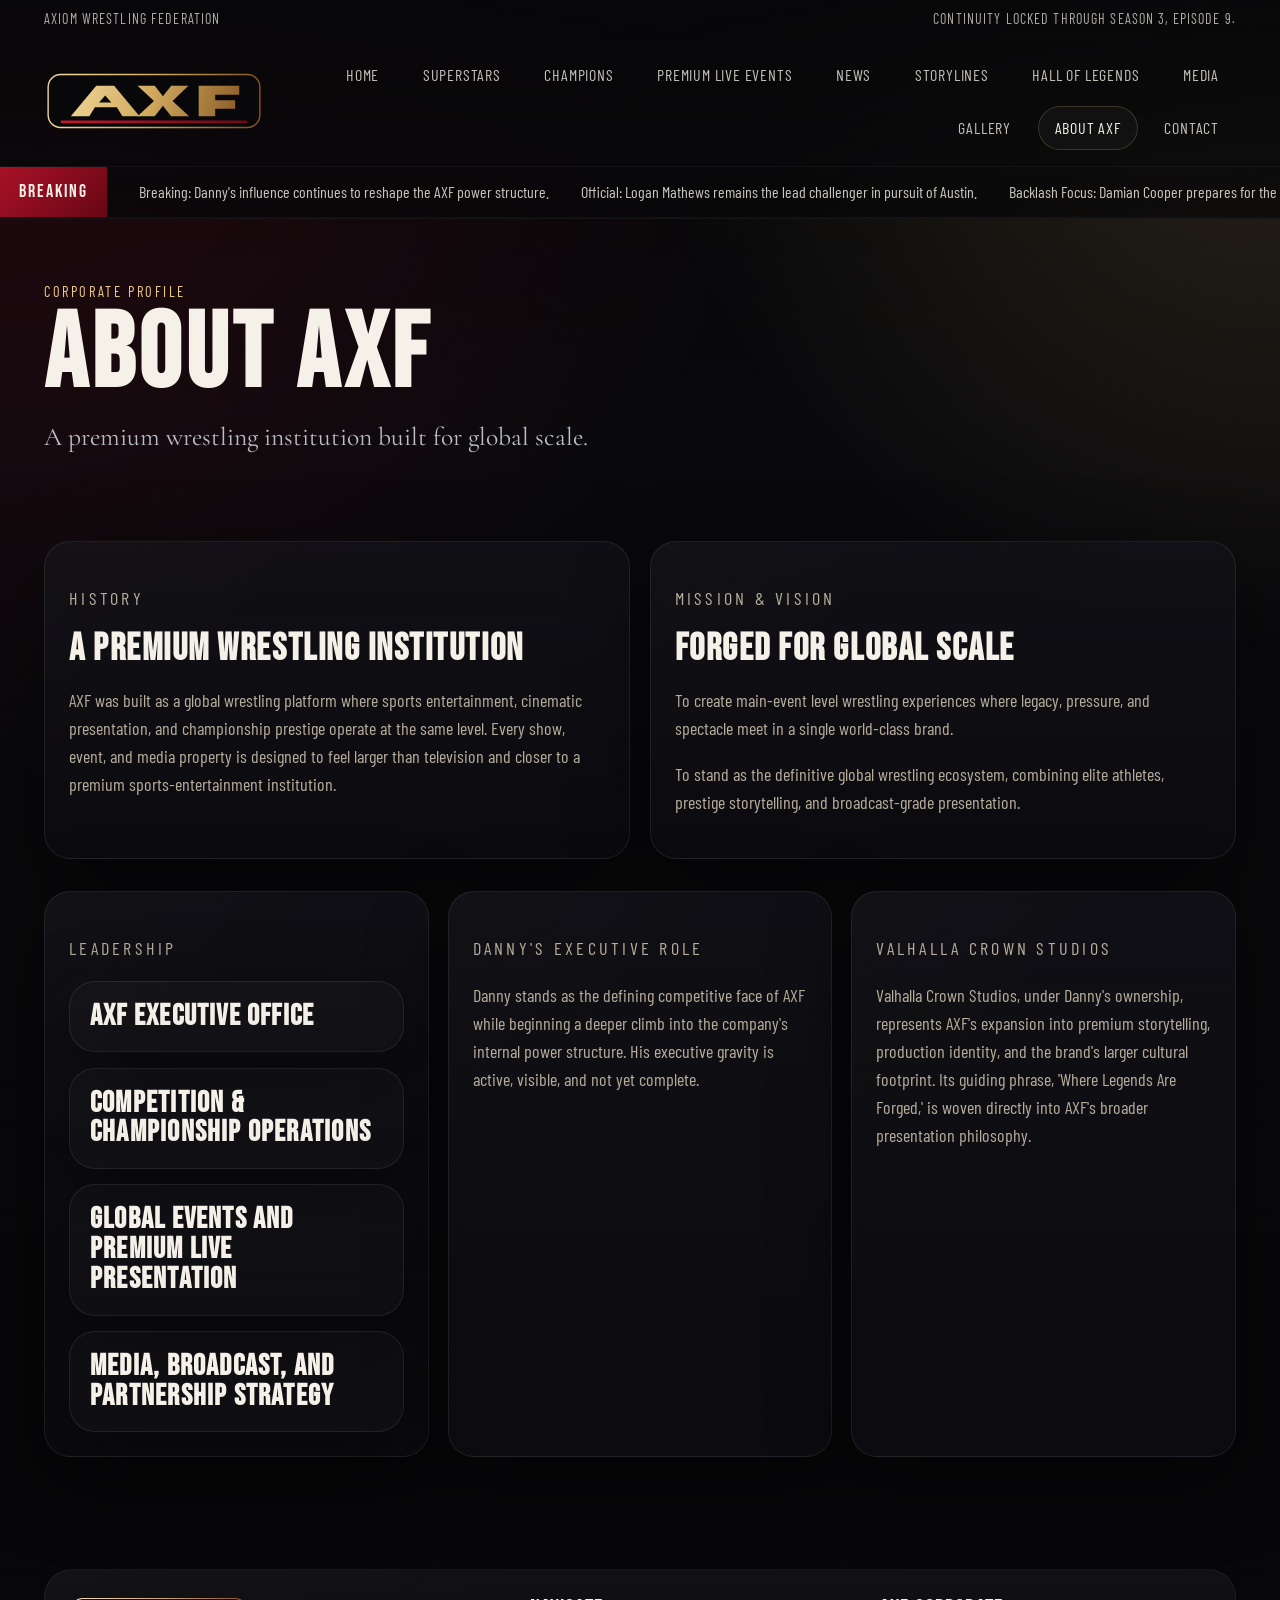
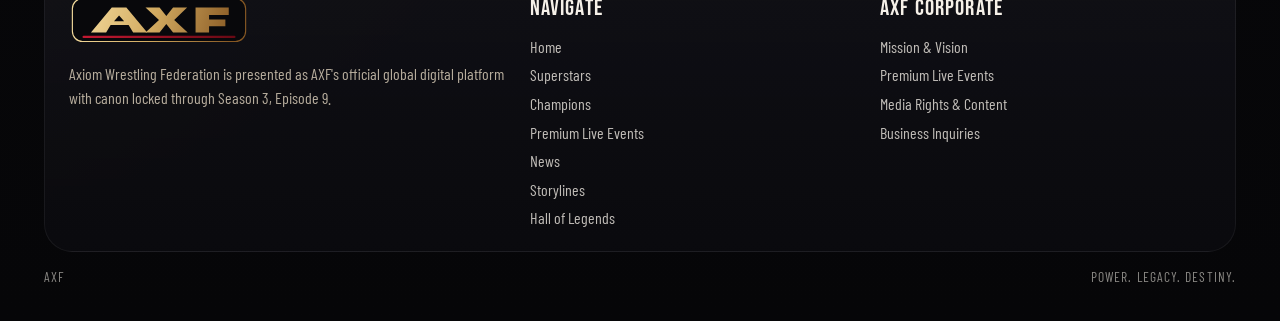
<file: about.html>
<!doctype html>
<html lang="en">
  <head>
    <meta charset="UTF-8" />
    <meta name="viewport" content="width=device-width, initial-scale=1.0" />
    <title>About AXF | Corporate Profile</title>
    <meta name="description" content="Corporate profile for AXF — Axiom Wrestling Federation." />
    <link rel="icon" href="./assets/brand/favicon.svg" type="image/svg+xml" />
    <link rel="preconnect" href="https://fonts.googleapis.com" />
    <link rel="preconnect" href="https://fonts.gstatic.com" crossorigin />
    <link
      href="https://fonts.googleapis.com/css2?family=Bebas+Neue&family=Barlow+Condensed:wght@400;500;600;700;800&family=Cormorant+Garamond:wght@500;600;700&display=swap"
      rel="stylesheet"
    />
    <link rel="stylesheet" href="./styles.css" />
  </head>
  <body data-page="about">
    <div id="site-shell"></div>
    <script type="module" src="./app.js"></script>
  </body>
</html>
</file>
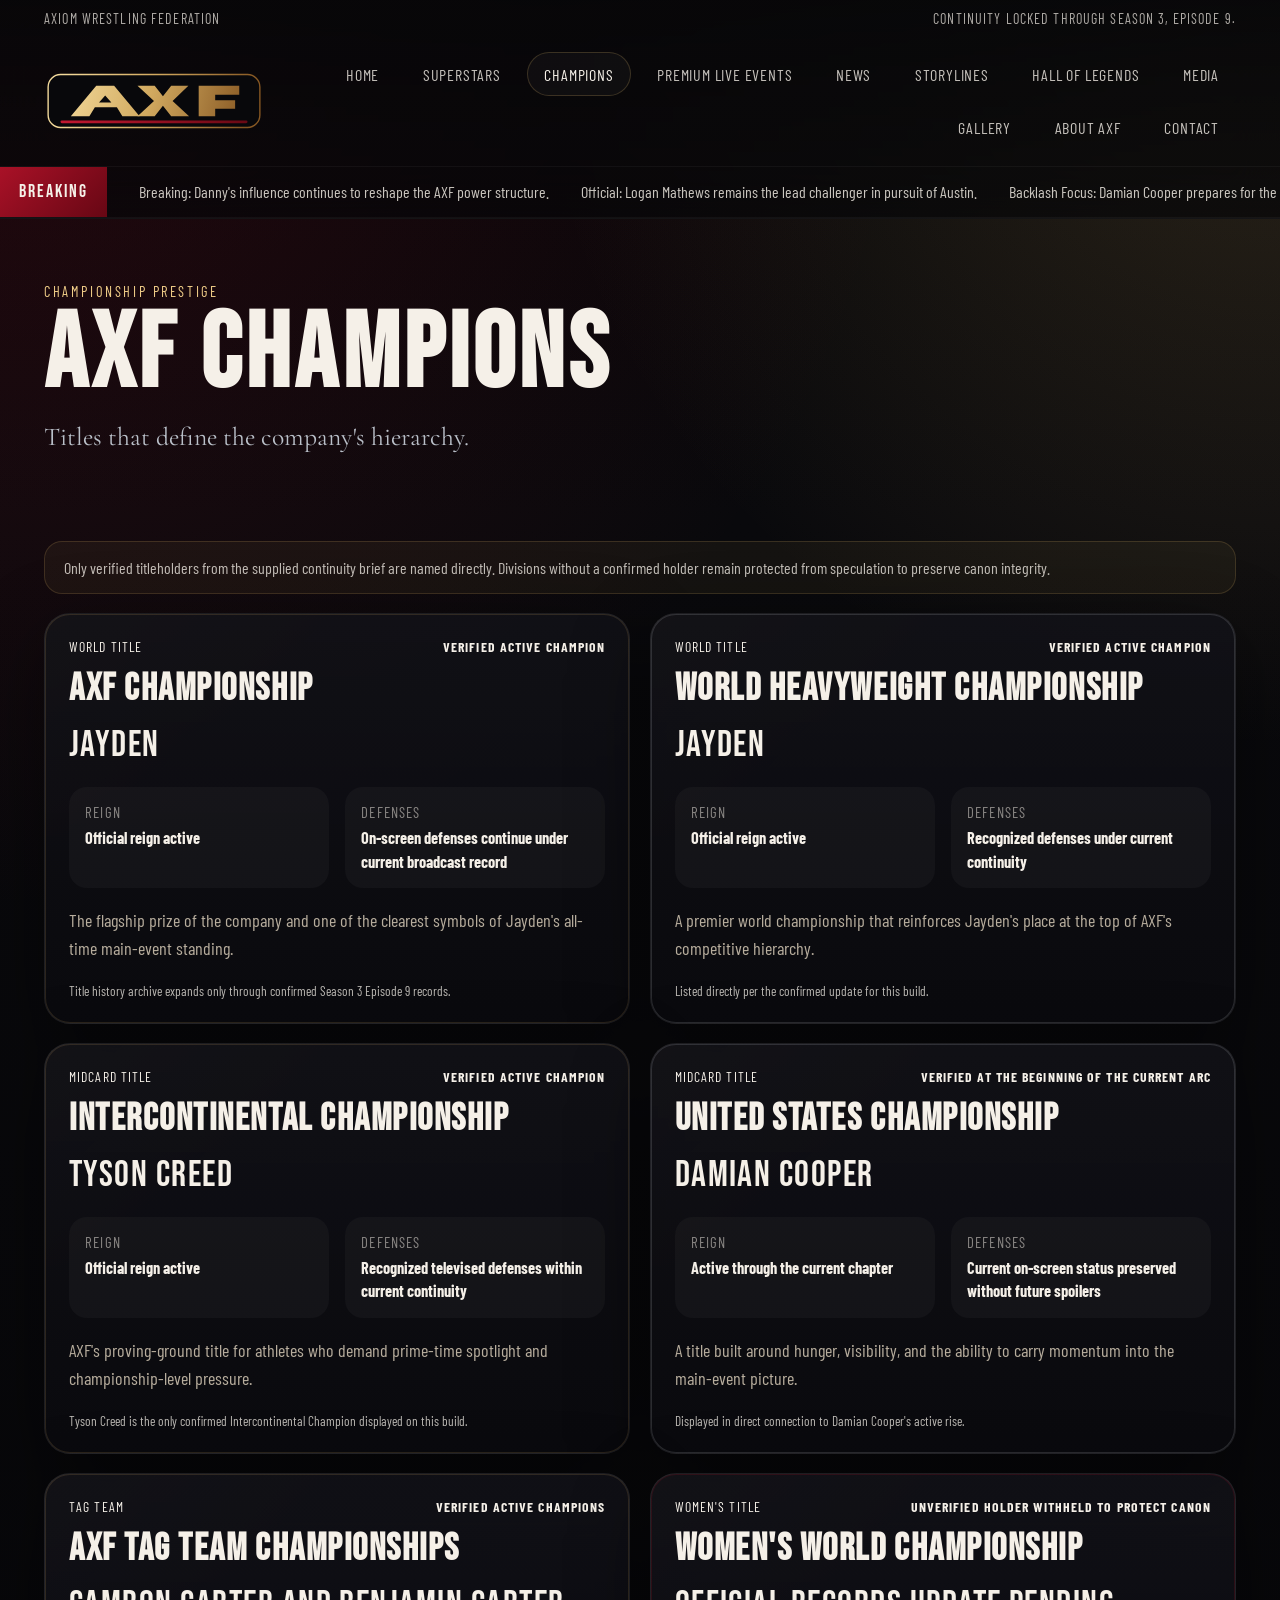
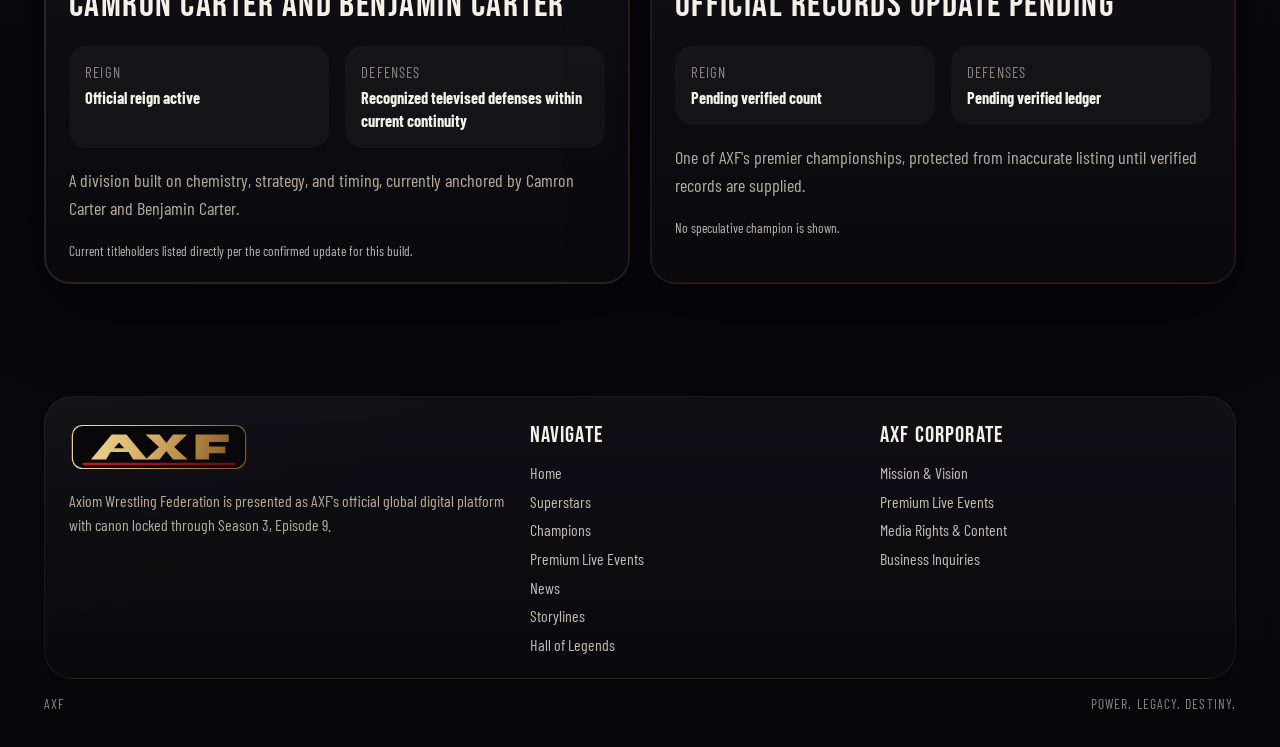
<file: champions.html>
<!doctype html>
<html lang="en">
  <head>
    <meta charset="UTF-8" />
    <meta name="viewport" content="width=device-width, initial-scale=1.0" />
    <title>AXF Champions | Official Titles</title>
    <meta name="description" content="Official AXF championship records and title prestige." />
    <link rel="icon" href="./assets/brand/favicon.svg" type="image/svg+xml" />
    <link rel="preconnect" href="https://fonts.googleapis.com" />
    <link rel="preconnect" href="https://fonts.gstatic.com" crossorigin />
    <link
      href="https://fonts.googleapis.com/css2?family=Bebas+Neue&family=Barlow+Condensed:wght@400;500;600;700;800&family=Cormorant+Garamond:wght@500;600;700&display=swap"
      rel="stylesheet"
    />
    <link rel="stylesheet" href="./styles.css" />
  </head>
  <body data-page="champions">
    <div id="site-shell"></div>
    <script type="module" src="./app.js"></script>
  </body>
</html>
</file>
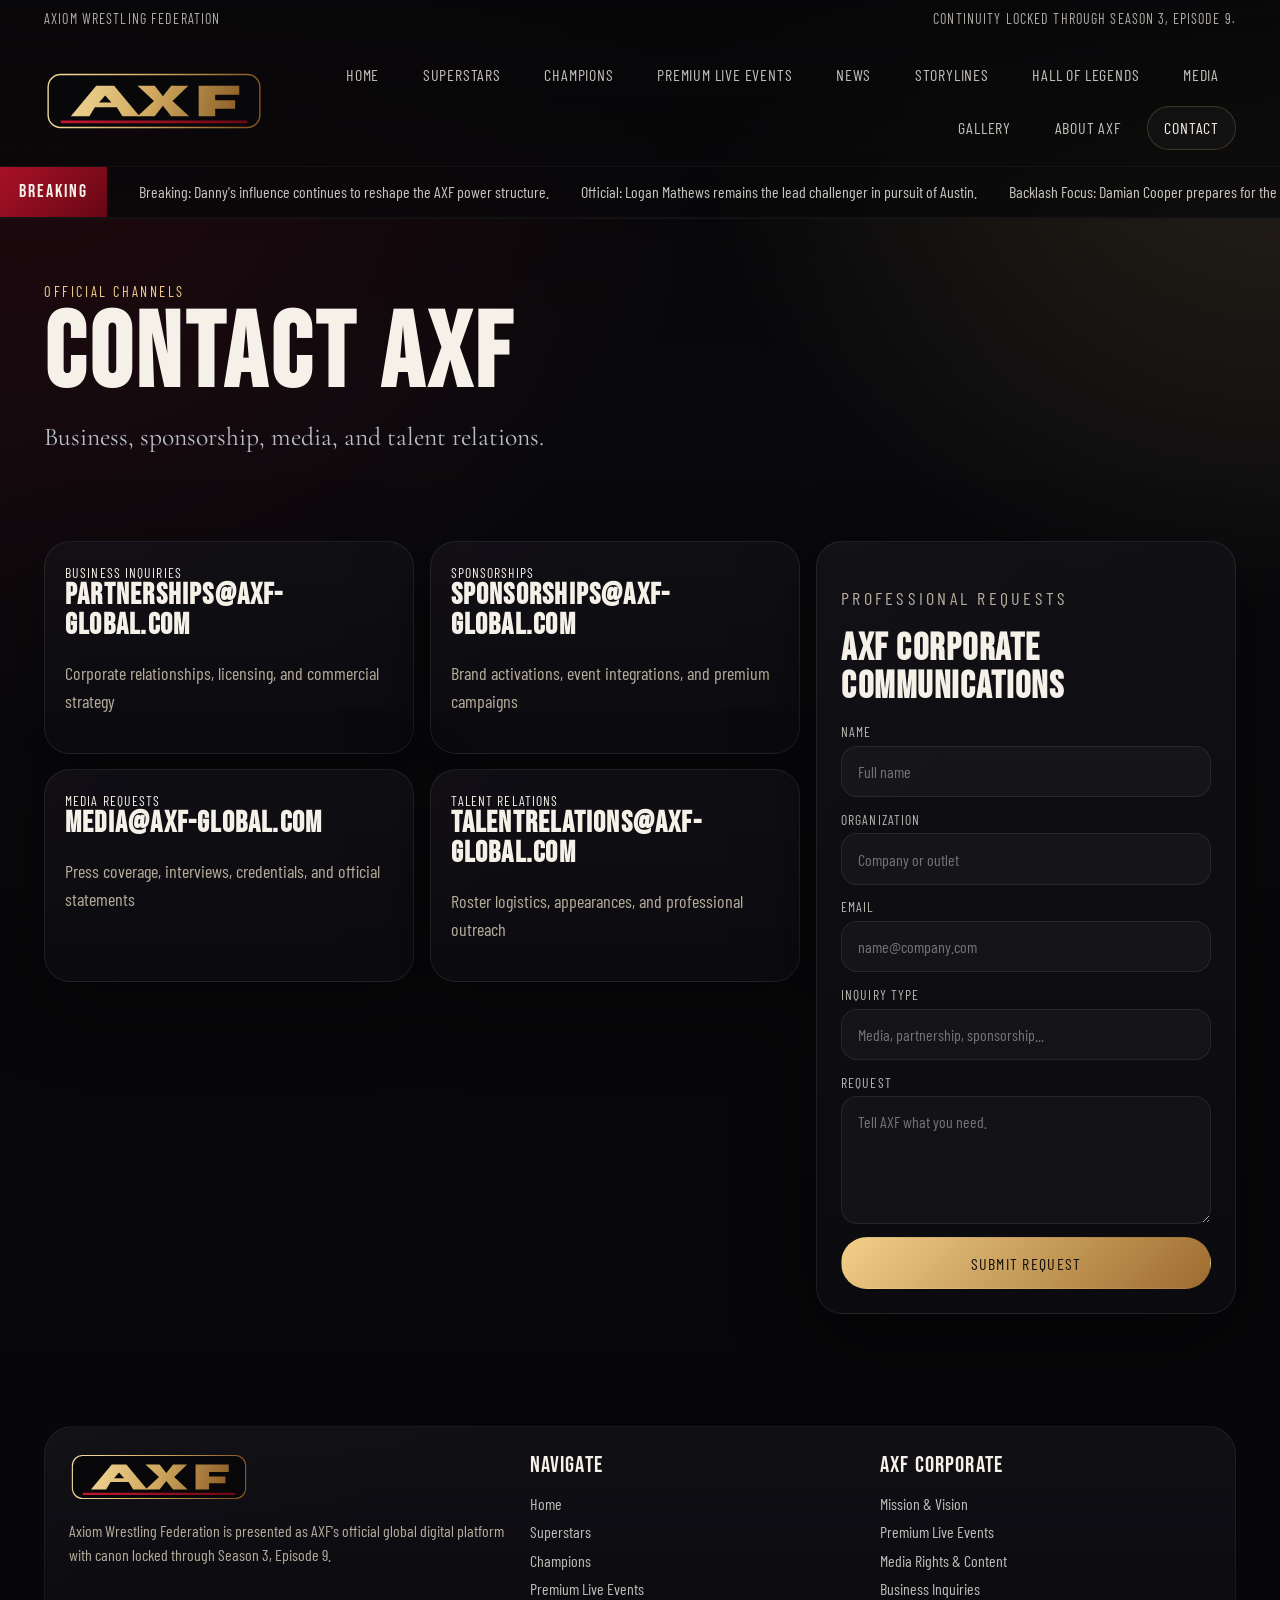
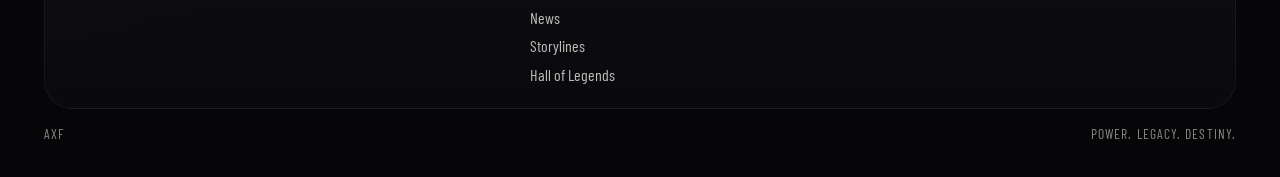
<file: contact.html>
<!doctype html>
<html lang="en">
  <head>
    <meta charset="UTF-8" />
    <meta name="viewport" content="width=device-width, initial-scale=1.0" />
    <title>Contact AXF | Business & Media Inquiries</title>
    <meta name="description" content="Official contact channels for AXF business, sponsorship, and media relations." />
    <link rel="icon" href="./assets/brand/favicon.svg" type="image/svg+xml" />
    <link rel="preconnect" href="https://fonts.googleapis.com" />
    <link rel="preconnect" href="https://fonts.gstatic.com" crossorigin />
    <link
      href="https://fonts.googleapis.com/css2?family=Bebas+Neue&family=Barlow+Condensed:wght@400;500;600;700;800&family=Cormorant+Garamond:wght@500;600;700&display=swap"
      rel="stylesheet"
    />
    <link rel="stylesheet" href="./styles.css" />
  </head>
  <body data-page="contact">
    <div id="site-shell"></div>
    <script type="module" src="./app.js"></script>
  </body>
</html>
</file>
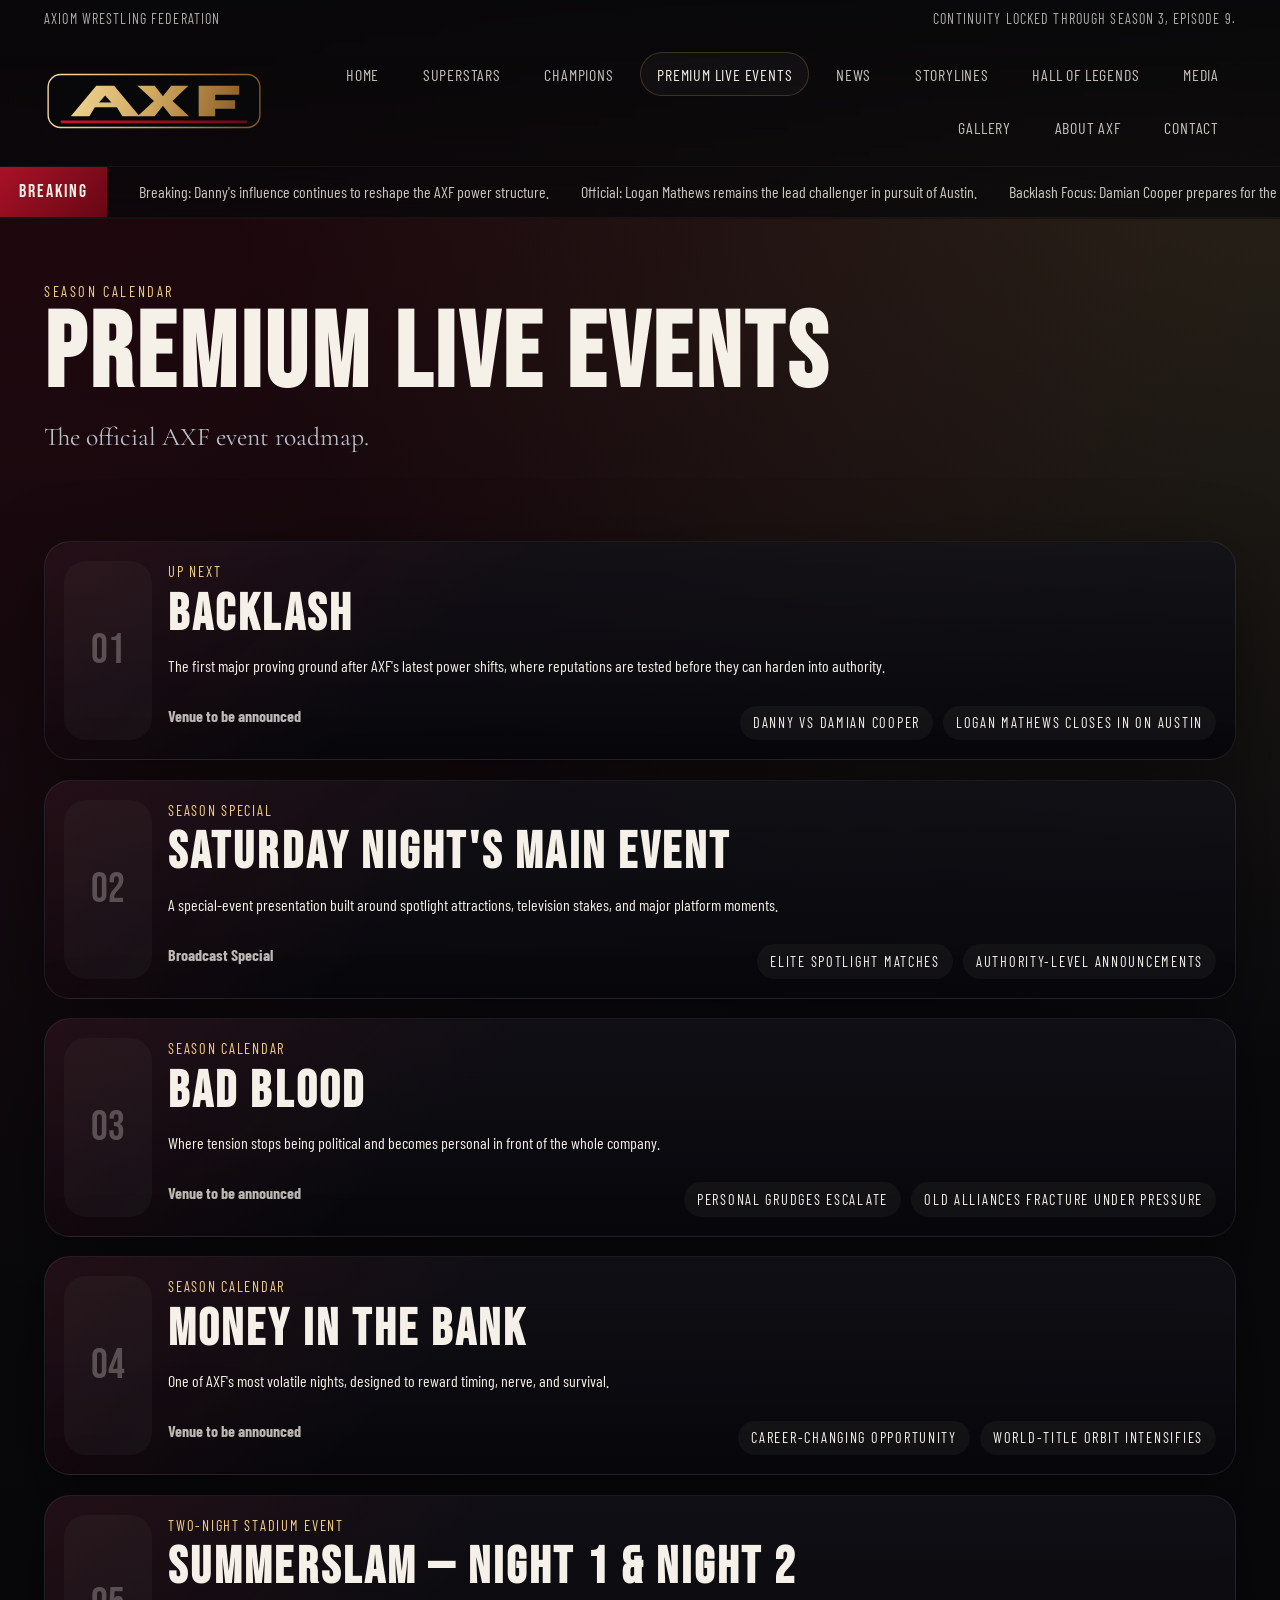
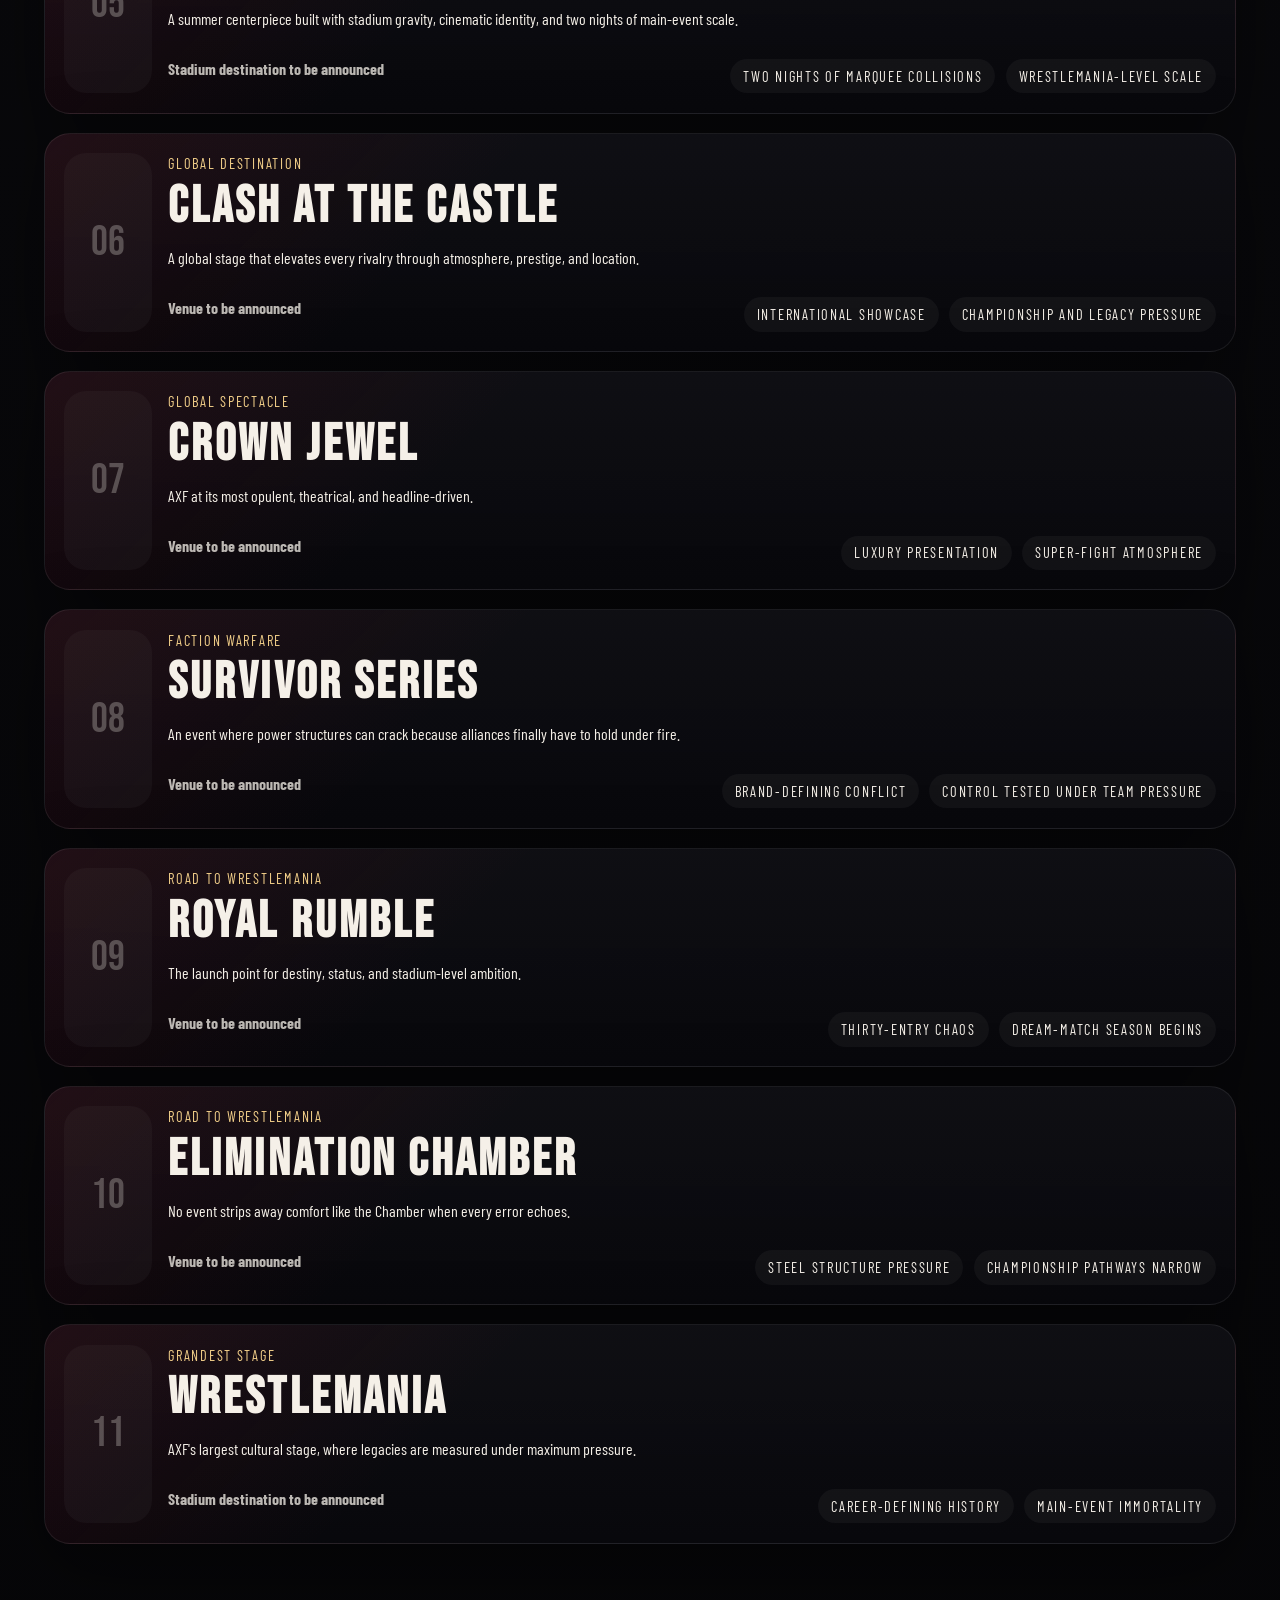
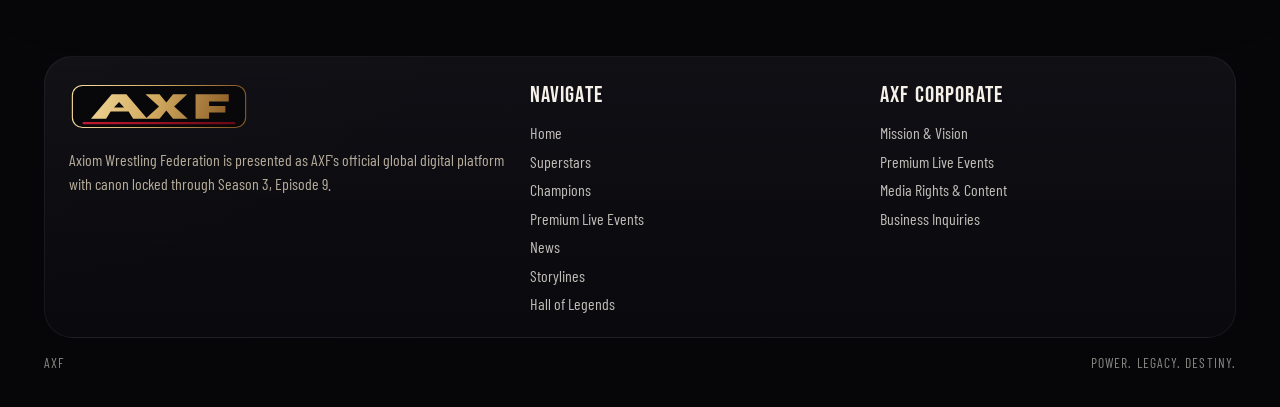
<file: events.html>
<!doctype html>
<html lang="en">
  <head>
    <meta charset="UTF-8" />
    <meta name="viewport" content="width=device-width, initial-scale=1.0" />
    <title>AXF Premium Live Events | Season Calendar</title>
    <meta name="description" content="Official AXF Premium Live Events season calendar." />
    <link rel="icon" href="./assets/brand/favicon.svg" type="image/svg+xml" />
    <link rel="preconnect" href="https://fonts.googleapis.com" />
    <link rel="preconnect" href="https://fonts.gstatic.com" crossorigin />
    <link
      href="https://fonts.googleapis.com/css2?family=Bebas+Neue&family=Barlow+Condensed:wght@400;500;600;700;800&family=Cormorant+Garamond:wght@500;600;700&display=swap"
      rel="stylesheet"
    />
    <link rel="stylesheet" href="./styles.css" />
  </head>
  <body data-page="events">
    <div id="site-shell"></div>
    <script type="module" src="./app.js"></script>
  </body>
</html>
</file>
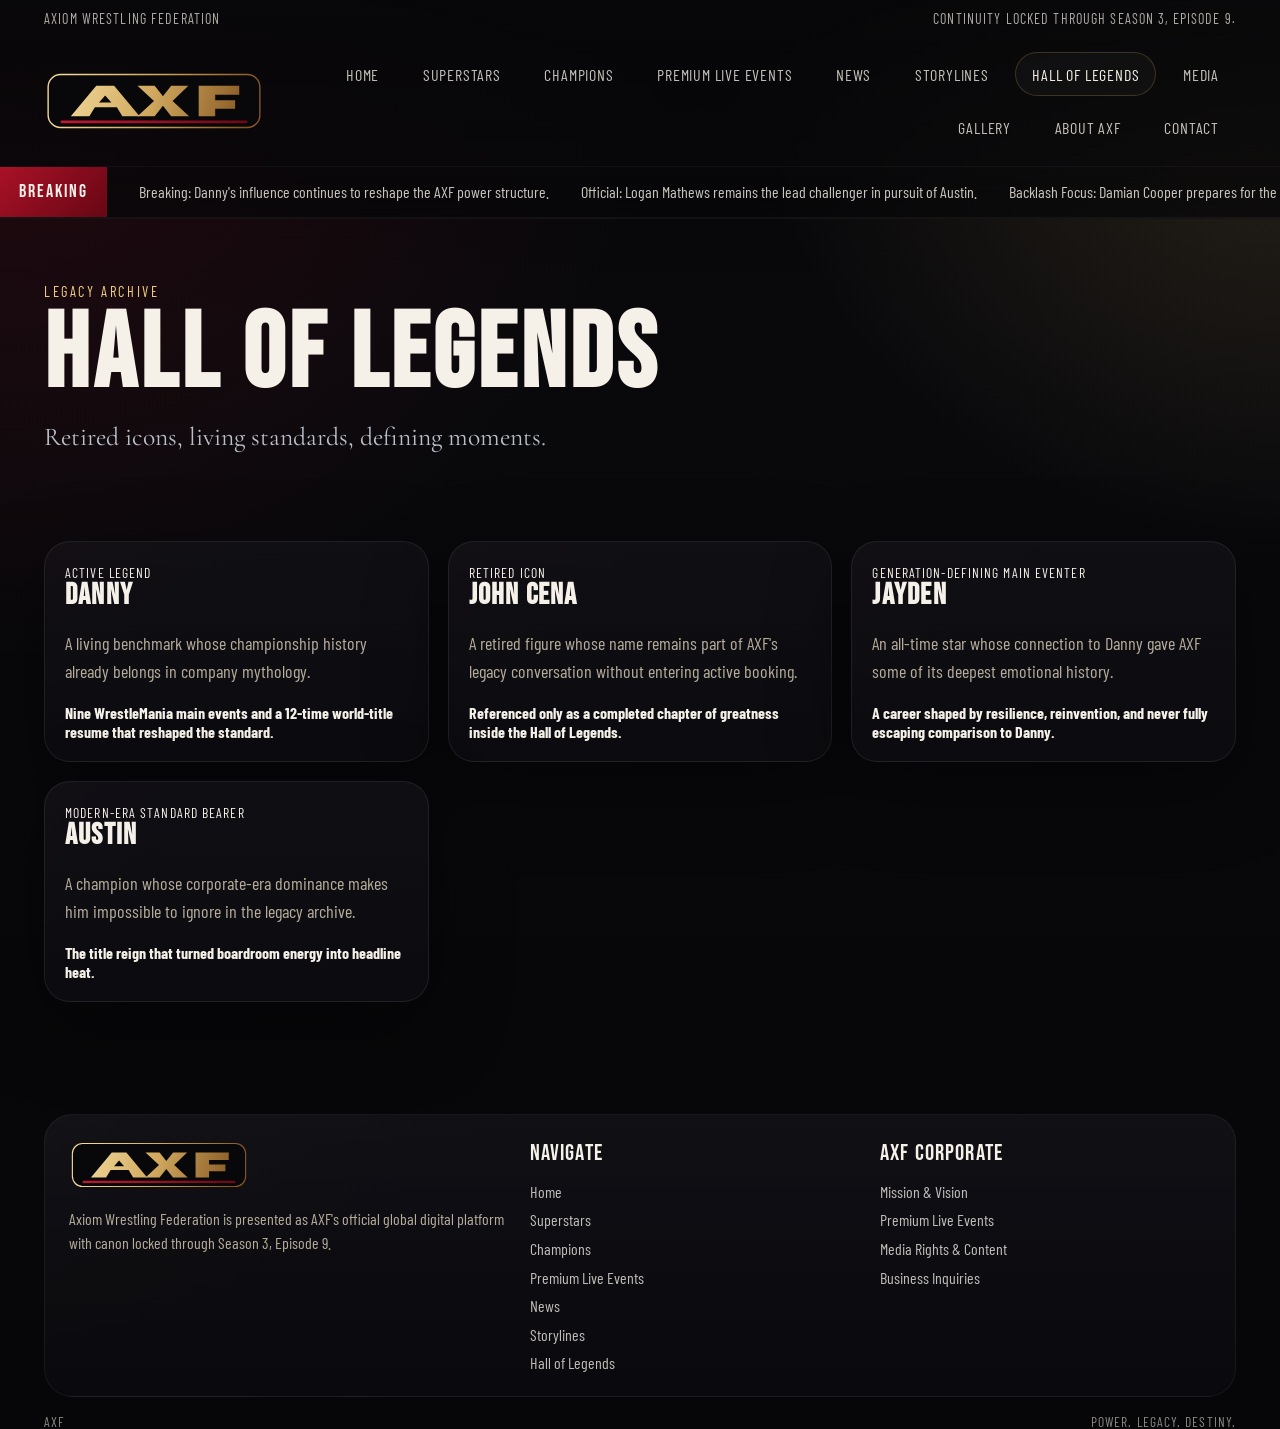
<file: legends.html>
<!doctype html>
<html lang="en">
  <head>
    <meta charset="UTF-8" />
    <meta name="viewport" content="width=device-width, initial-scale=1.0" />
    <title>AXF Hall of Legends | Legacy Archive</title>
    <meta name="description" content="AXF Hall of Legends celebrating legacy, prestige, and defining moments." />
    <link rel="icon" href="./assets/brand/favicon.svg" type="image/svg+xml" />
    <link rel="preconnect" href="https://fonts.googleapis.com" />
    <link rel="preconnect" href="https://fonts.gstatic.com" crossorigin />
    <link
      href="https://fonts.googleapis.com/css2?family=Bebas+Neue&family=Barlow+Condensed:wght@400;500;600;700;800&family=Cormorant+Garamond:wght@500;600;700&display=swap"
      rel="stylesheet"
    />
    <link rel="stylesheet" href="./styles.css" />
  </head>
  <body data-page="legends">
    <div id="site-shell"></div>
    <script type="module" src="./app.js"></script>
  </body>
</html>
</file>
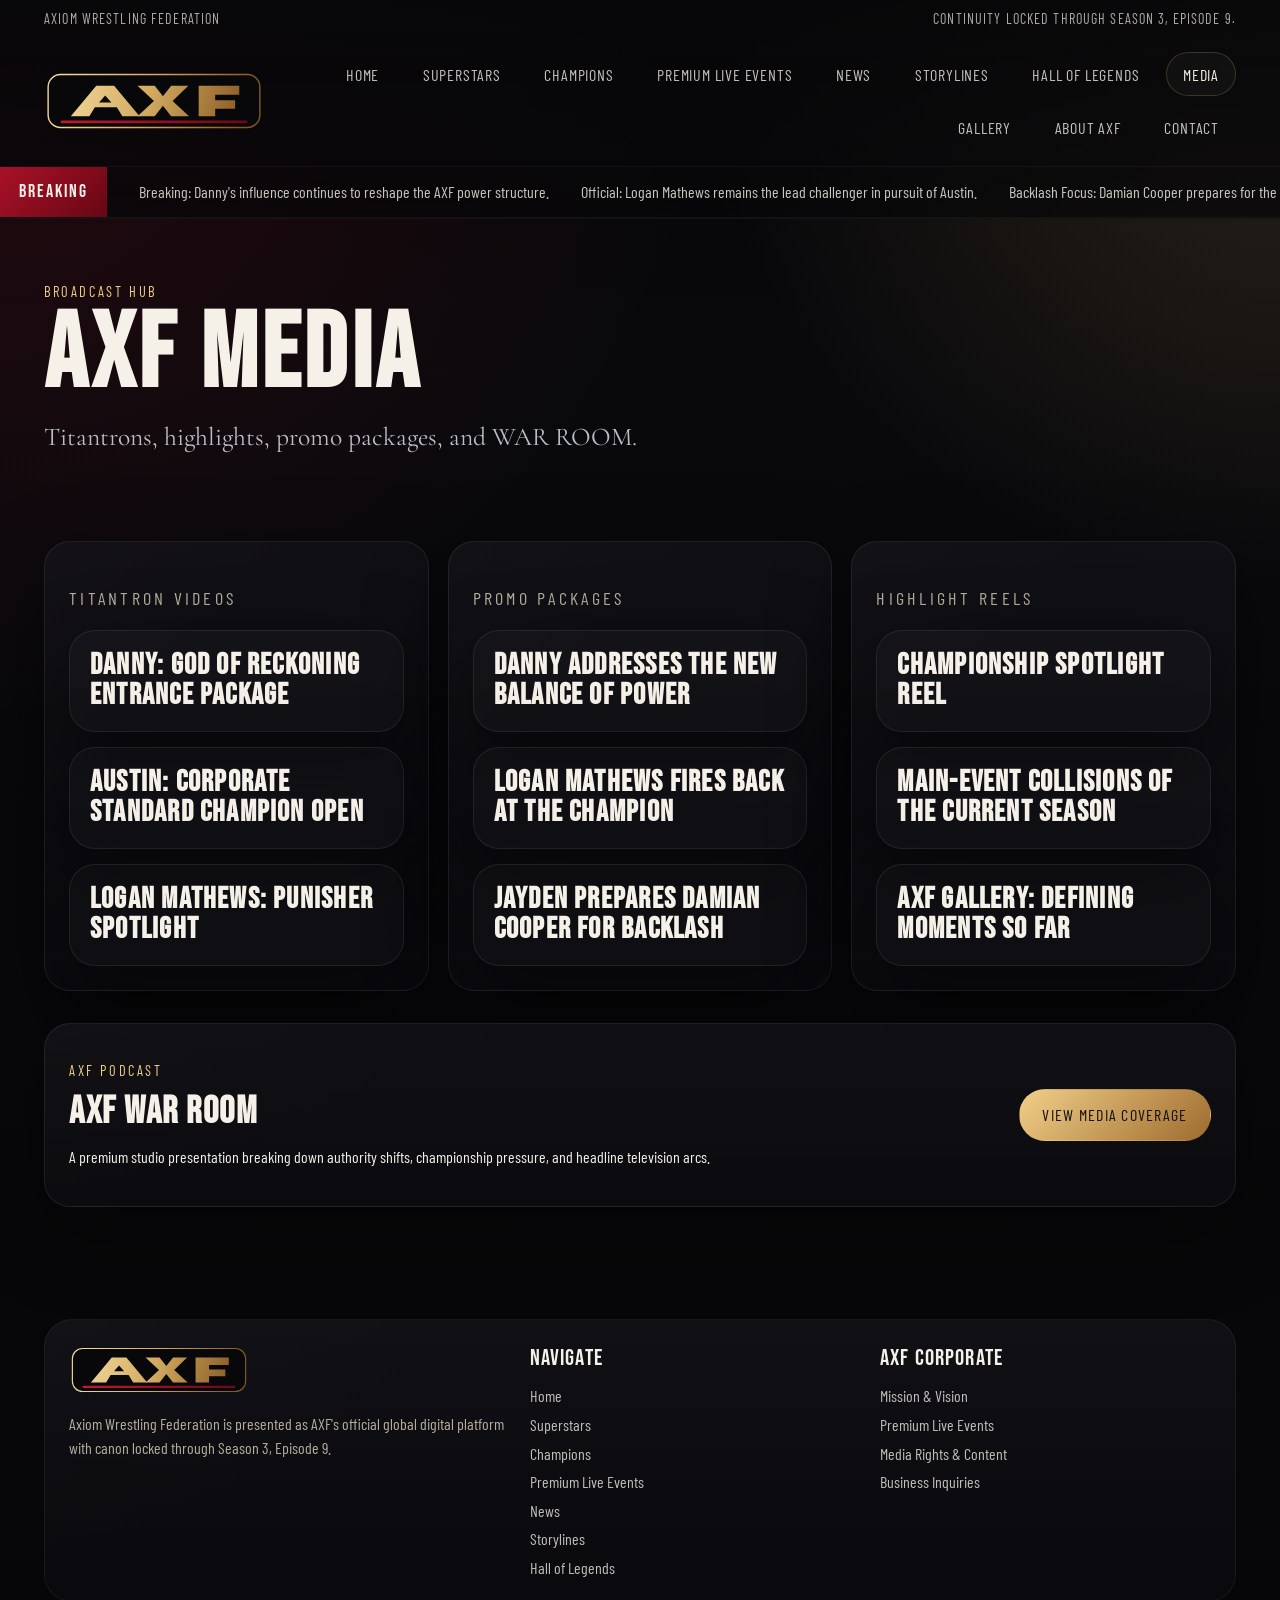
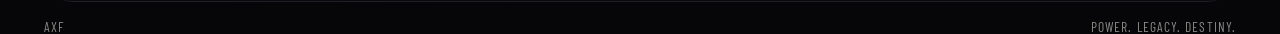
<file: media.html>
<!doctype html>
<html lang="en">
  <head>
    <meta charset="UTF-8" />
    <meta name="viewport" content="width=device-width, initial-scale=1.0" />
    <title>AXF Media | Titantron, Highlights, Podcast</title>
    <meta name="description" content="Official AXF media hub featuring titantrons, promo packages, and the AXF WAR ROOM podcast." />
    <link rel="icon" href="./assets/brand/favicon.svg" type="image/svg+xml" />
    <link rel="preconnect" href="https://fonts.googleapis.com" />
    <link rel="preconnect" href="https://fonts.gstatic.com" crossorigin />
    <link
      href="https://fonts.googleapis.com/css2?family=Bebas+Neue&family=Barlow+Condensed:wght@400;500;600;700;800&family=Cormorant+Garamond:wght@500;600;700&display=swap"
      rel="stylesheet"
    />
    <link rel="stylesheet" href="./styles.css" />
  </head>
  <body data-page="media">
    <div id="site-shell"></div>
    <script type="module" src="./app.js"></script>
  </body>
</html>
</file>
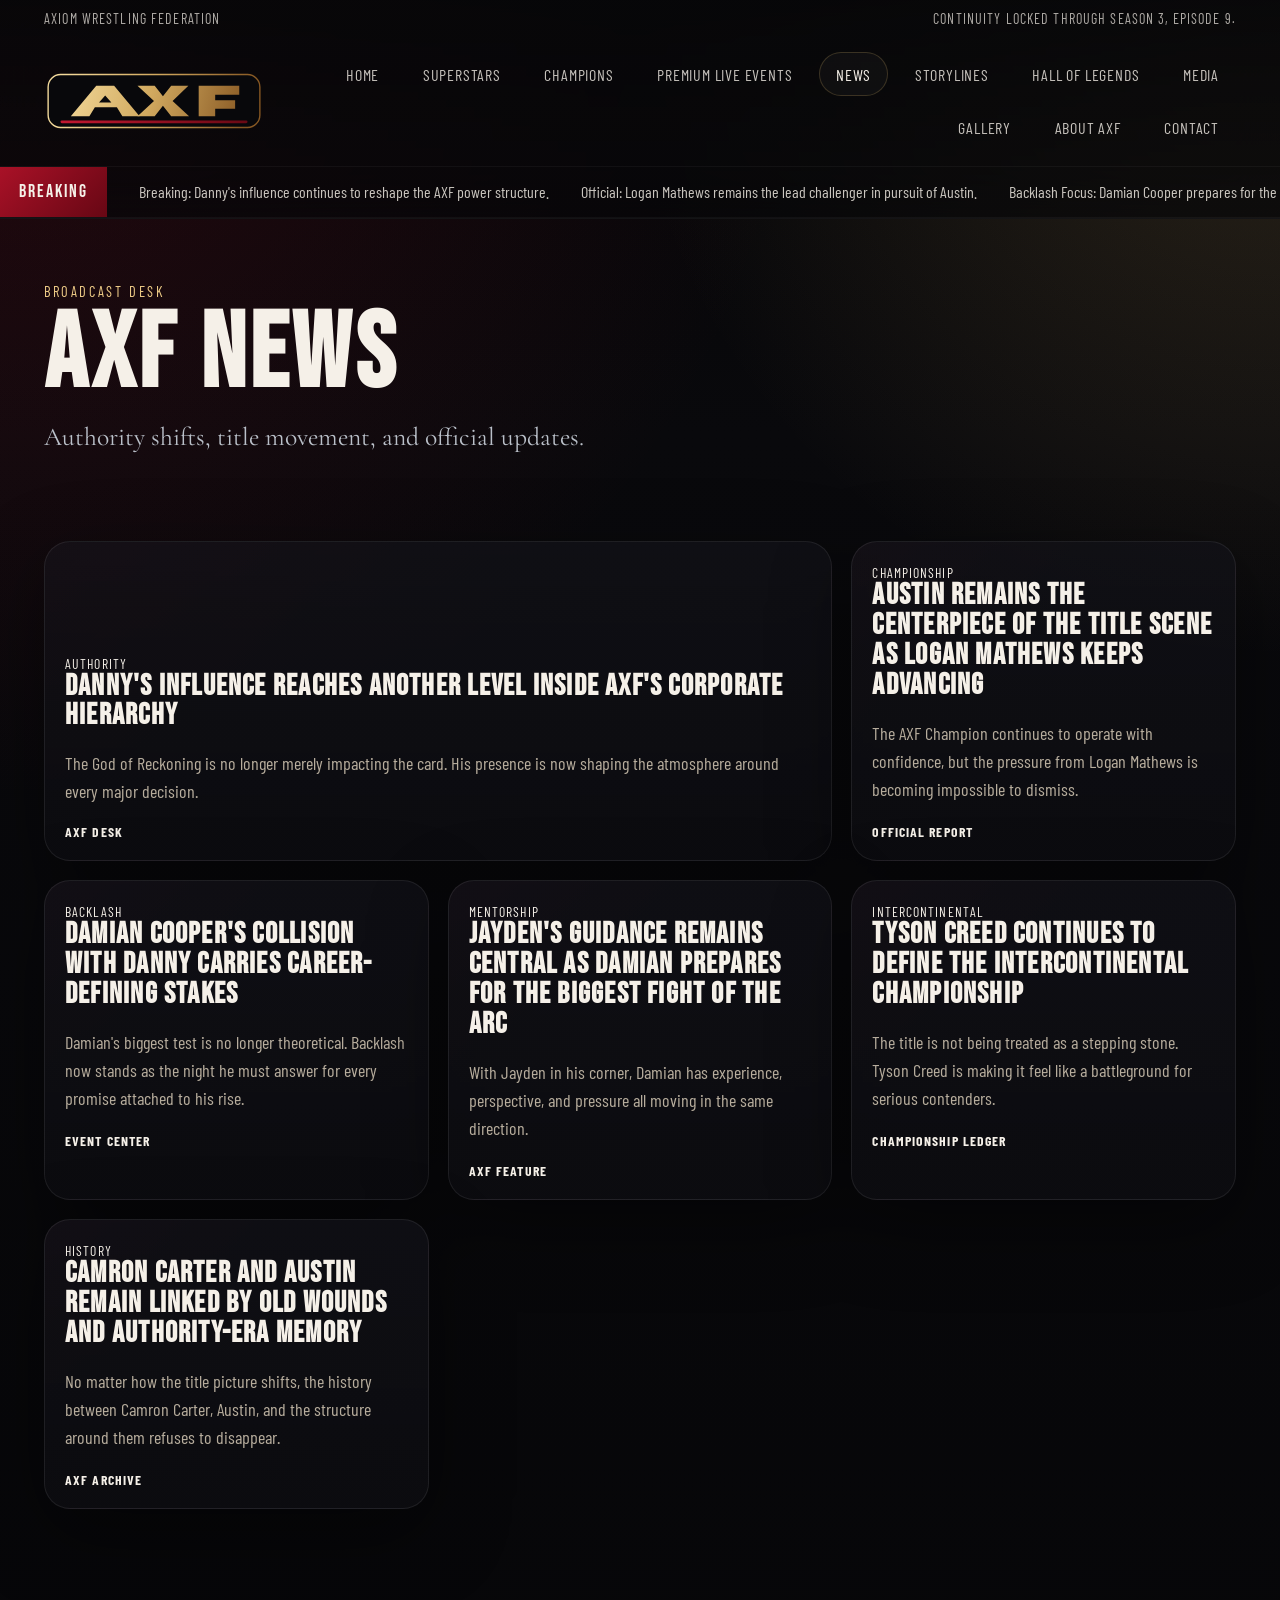
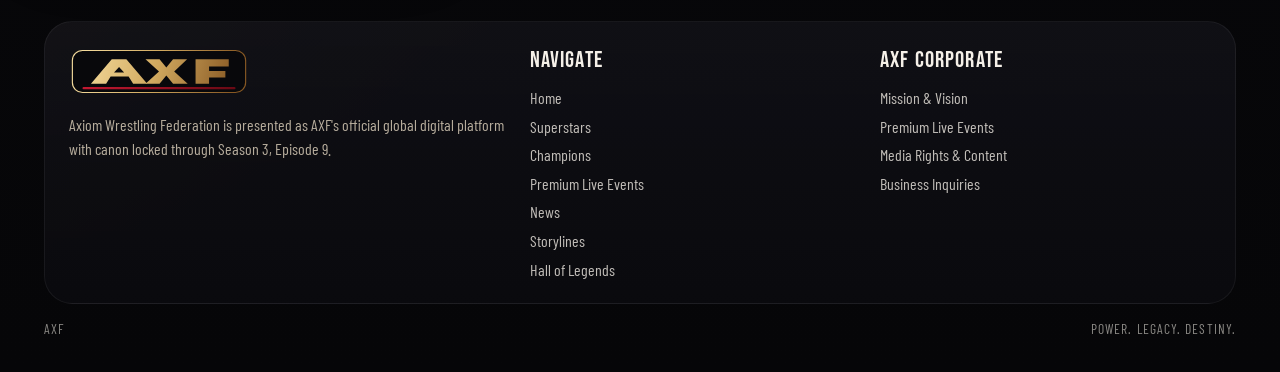
<file: news.html>
<!doctype html>
<html lang="en">
  <head>
    <meta charset="UTF-8" />
    <meta name="viewport" content="width=device-width, initial-scale=1.0" />
    <title>AXF News | Official Updates</title>
    <meta name="description" content="Breaking official AXF news and authority announcements." />
    <link rel="icon" href="./assets/brand/favicon.svg" type="image/svg+xml" />
    <link rel="preconnect" href="https://fonts.googleapis.com" />
    <link rel="preconnect" href="https://fonts.gstatic.com" crossorigin />
    <link
      href="https://fonts.googleapis.com/css2?family=Bebas+Neue&family=Barlow+Condensed:wght@400;500;600;700;800&family=Cormorant+Garamond:wght@500;600;700&display=swap"
      rel="stylesheet"
    />
    <link rel="stylesheet" href="./styles.css" />
  </head>
  <body data-page="news">
    <div id="site-shell"></div>
    <script type="module" src="./app.js"></script>
  </body>
</html>
</file>
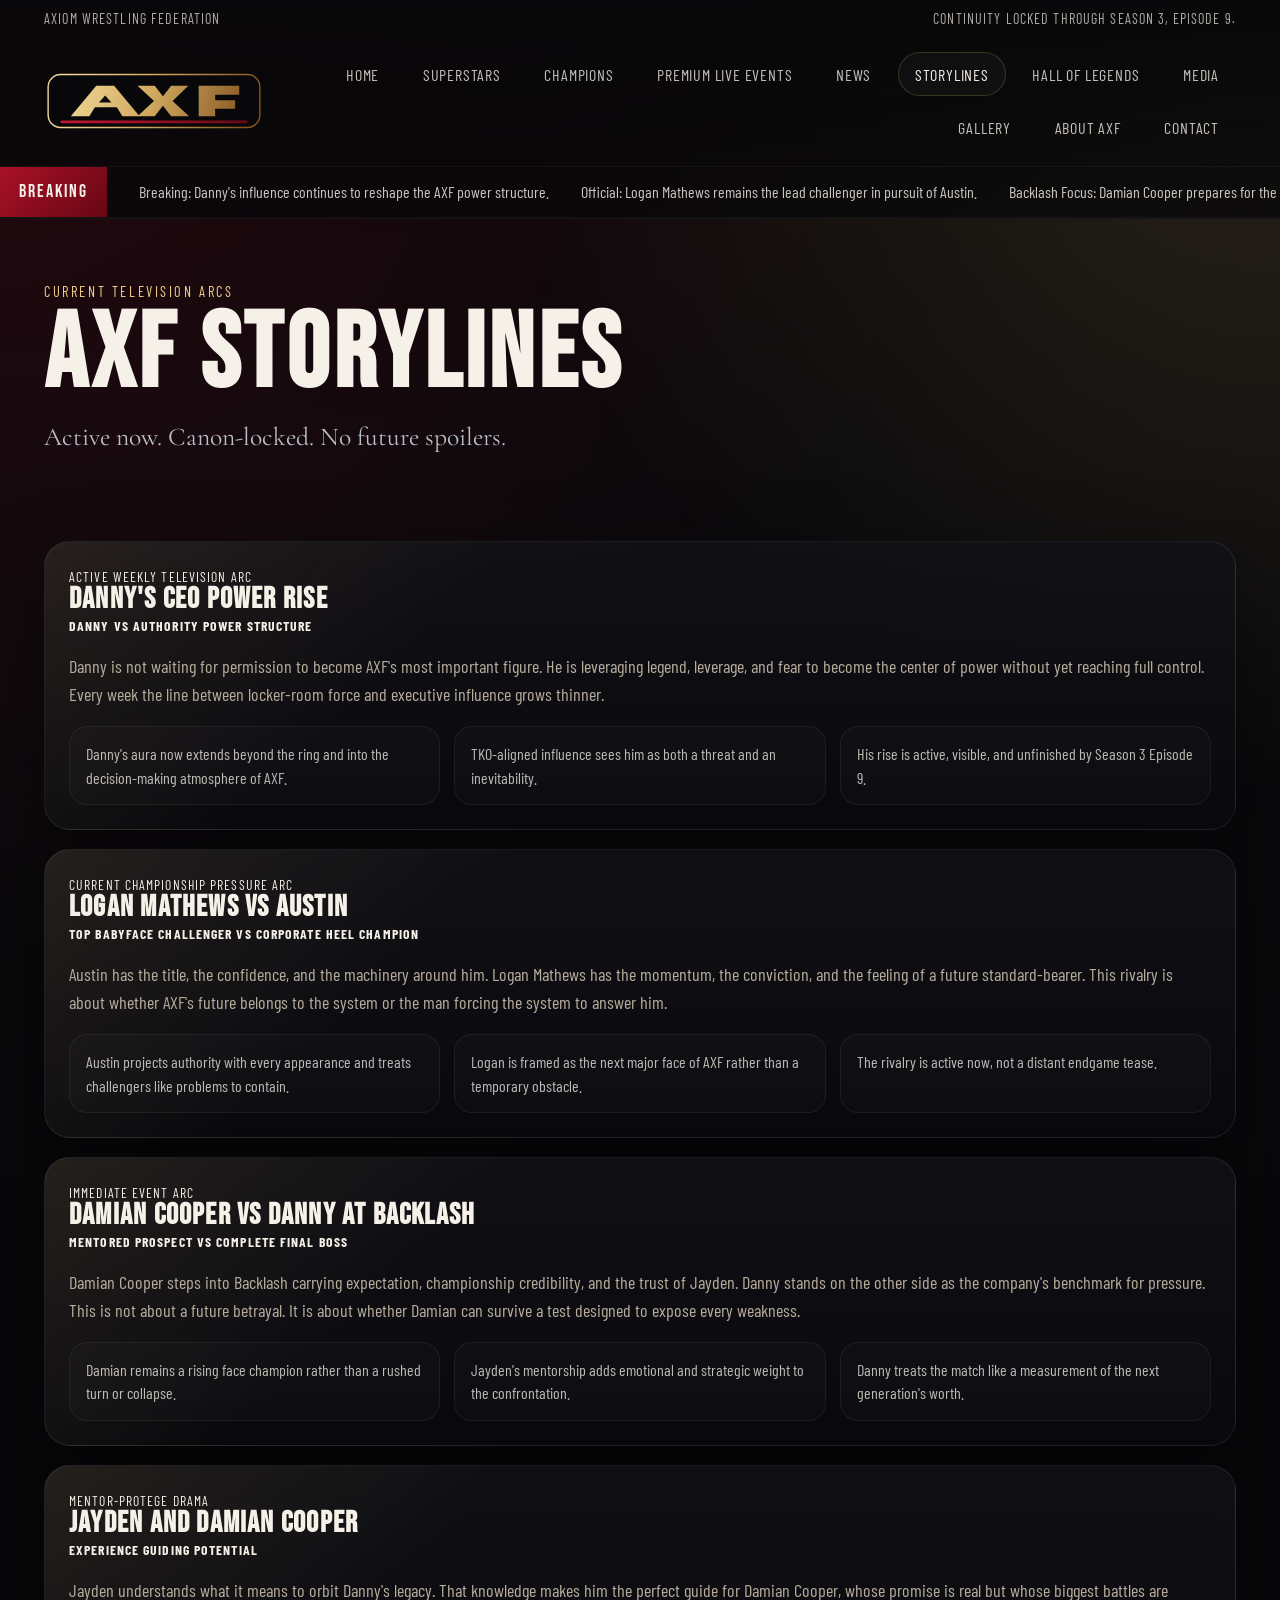
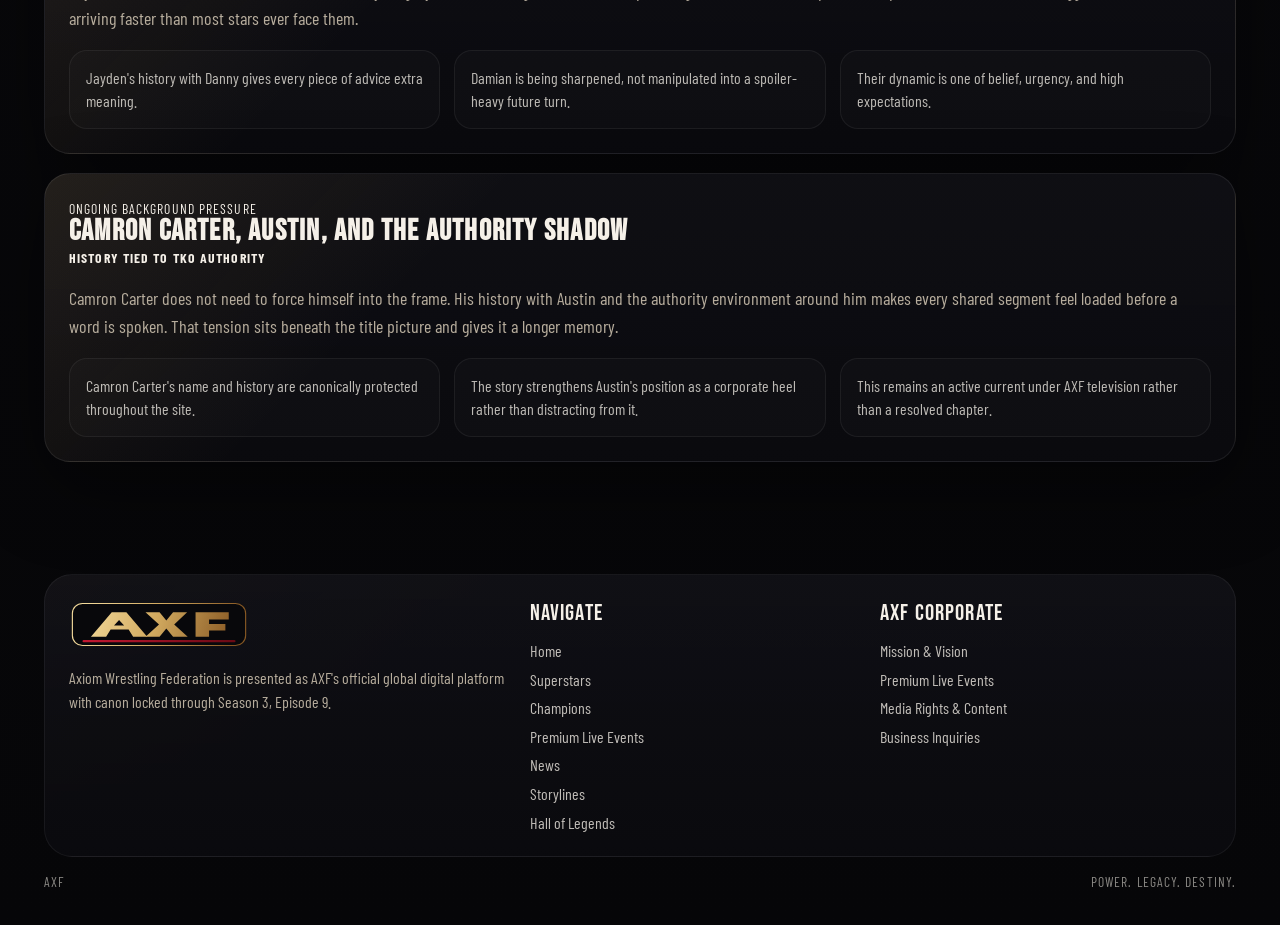
<file: storylines.html>
<!doctype html>
<html lang="en">
  <head>
    <meta charset="UTF-8" />
    <meta name="viewport" content="width=device-width, initial-scale=1.0" />
    <title>AXF Storylines | Current Television Arcs</title>
    <meta name="description" content="Current AXF television storylines, locked to canon through Season 3 Episode 9." />
    <link rel="icon" href="./assets/brand/favicon.svg" type="image/svg+xml" />
    <link rel="preconnect" href="https://fonts.googleapis.com" />
    <link rel="preconnect" href="https://fonts.gstatic.com" crossorigin />
    <link
      href="https://fonts.googleapis.com/css2?family=Bebas+Neue&family=Barlow+Condensed:wght@400;500;600;700;800&family=Cormorant+Garamond:wght@500;600;700&display=swap"
      rel="stylesheet"
    />
    <link rel="stylesheet" href="./styles.css" />
  </head>
  <body data-page="storylines">
    <div id="site-shell"></div>
    <script type="module" src="./app.js"></script>
  </body>
</html>
</file>
<file: styles.css>
:root {
  --bg: #070709;
  --bg-soft: #101015;
  --panel: rgba(18, 18, 24, 0.82);
  --panel-strong: rgba(15, 15, 19, 0.95);
  --line: rgba(215, 176, 103, 0.22);
  --line-strong: rgba(215, 176, 103, 0.45);
  --text: #f5f0e8;
  --muted: #b7ad9d;
  --gold: #d7b067;
  --gold-strong: #f2cf89;
  --crimson: #a91127;
  --silver: #bac0c9;
  --shadow: 0 25px 80px rgba(0, 0, 0, 0.42);
  --max: 1240px;
  --radius: 26px;
}

*,
*::before,
*::after {
  box-sizing: border-box;
}

html {
  scroll-behavior: smooth;
}

body {
  margin: 0;
  min-height: 100vh;
  font-family: "Barlow Condensed", sans-serif;
  background:
    radial-gradient(circle at top left, rgba(169, 17, 39, 0.18), transparent 34%),
    radial-gradient(circle at top right, rgba(215, 176, 103, 0.18), transparent 28%),
    linear-gradient(180deg, #050507 0%, #09090c 22%, #060608 100%);
  color: var(--text);
}

img {
  max-width: 100%;
  display: block;
}

a {
  color: inherit;
  text-decoration: none;
}

button,
input,
textarea {
  font: inherit;
}

.page-noise {
  position: fixed;
  inset: 0;
  pointer-events: none;
  background-image:
    linear-gradient(rgba(255, 255, 255, 0.018) 1px, transparent 1px),
    linear-gradient(90deg, rgba(255, 255, 255, 0.018) 1px, transparent 1px);
  background-size: 42px 42px;
  mask-image: radial-gradient(circle at center, black 42%, transparent 100%);
  opacity: 0.28;
}

.topbar,
.navbar,
.ticker-wrap,
.section,
.site-footer {
  position: relative;
  z-index: 1;
}

.topbar {
  max-width: var(--max);
  margin: 0 auto;
  padding: 0.6rem 1.5rem;
  display: flex;
  justify-content: space-between;
  gap: 1rem;
  color: rgba(245, 240, 232, 0.7);
  font-size: 0.88rem;
  letter-spacing: 0.08em;
  text-transform: uppercase;
}

.site-header {
  position: sticky;
  top: 0;
  z-index: 20;
  backdrop-filter: blur(22px);
  background: linear-gradient(180deg, rgba(7, 7, 9, 0.95), rgba(7, 7, 9, 0.72));
  border-bottom: 1px solid rgba(255, 255, 255, 0.05);
}

.site-header.is-condensed .topbar {
  display: none;
}

.navbar {
  max-width: var(--max);
  margin: 0 auto;
  padding: 1rem 1.5rem;
  display: flex;
  align-items: center;
  justify-content: space-between;
  gap: 1.5rem;
}

.brand-lockup {
  width: 220px;
  flex-shrink: 0;
}

.brand-lockup img,
.footer-mark {
  width: 100%;
  height: auto;
}

.nav-links {
  display: flex;
  align-items: center;
  justify-content: flex-end;
  flex-wrap: wrap;
  gap: 0.6rem;
}

.nav-link {
  border: 1px solid transparent;
  padding: 0.72rem 1rem;
  border-radius: 999px;
  color: rgba(245, 240, 232, 0.8);
  letter-spacing: 0.05em;
  text-transform: uppercase;
  transition: 180ms ease;
}

.nav-link:hover,
.nav-link.is-active {
  border-color: rgba(215, 176, 103, 0.22);
  color: var(--text);
  background: rgba(255, 255, 255, 0.03);
}

.menu-toggle {
  display: none;
  width: 52px;
  height: 52px;
  border-radius: 50%;
  border: 1px solid rgba(215, 176, 103, 0.22);
  background: rgba(255, 255, 255, 0.03);
  align-items: center;
  justify-content: center;
  gap: 0.2rem;
  flex-direction: column;
}

.menu-toggle span {
  width: 20px;
  height: 2px;
  background: var(--text);
}

.ticker-wrap {
  display: flex;
  align-items: center;
  overflow: hidden;
  border-top: 1px solid rgba(255, 255, 255, 0.04);
  border-bottom: 1px solid rgba(255, 255, 255, 0.04);
}

.ticker-label {
  flex-shrink: 0;
  padding: 0.9rem 1.2rem;
  background: linear-gradient(135deg, var(--crimson), #670714);
  font-family: "Bebas Neue", sans-serif;
  font-size: 1.1rem;
  letter-spacing: 0.11em;
}

.ticker-track {
  display: flex;
  gap: 2rem;
  white-space: nowrap;
  padding-left: 2rem;
  animation: ticker-scroll 34s linear infinite;
}

.ticker-item {
  color: rgba(245, 240, 232, 0.82);
}

@keyframes ticker-scroll {
  from {
    transform: translateX(0);
  }
  to {
    transform: translateX(-50%);
  }
}

#pageRoot {
  padding-bottom: 5rem;
}

.hero,
.page-hero,
.section,
.site-footer {
  max-width: var(--max);
  margin: 0 auto;
  padding-left: 1.5rem;
  padding-right: 1.5rem;
}

.hero-home {
  min-height: 86vh;
  display: grid;
  grid-template-columns: minmax(0, 1.05fr) minmax(320px, 0.95fr);
  align-items: center;
  gap: 2rem;
  padding-top: 4rem;
}

.hero-copy {
  max-width: 640px;
}

.eyebrow,
.section-kicker,
.spotlight-label {
  color: var(--gold-strong);
  text-transform: uppercase;
  letter-spacing: 0.18em;
  font-size: 0.9rem;
}

h1,
h2,
h3 {
  margin: 0;
  line-height: 0.98;
}

h1 {
  font-family: "Bebas Neue", sans-serif;
  font-size: clamp(4rem, 11vw, 8.4rem);
  letter-spacing: 0.04em;
}

.hero-subtitle {
  margin-top: 0.8rem;
  font-family: "Cormorant Garamond", serif;
  font-size: clamp(1.6rem, 2vw, 2.5rem);
  color: var(--silver);
}

.hero-description,
.premium-panel p,
.belt-card p,
.story-card p,
.news-card p,
.legend-card p,
.contact-card p,
.contact-form-card p,
.storyline-feature p,
.result-card p,
.gallery-copy p {
  font-size: 1.13rem;
  line-height: 1.55;
  color: var(--muted);
}

.hero-actions,
.hero-stat-row,
.section-head,
.three-up,
.two-up,
.footer-grid,
.footer-bottom,
.belt-stats,
.contact-shell {
  display: flex;
  gap: 1rem;
}

.hero-actions,
.hero-stat-row {
  margin-top: 1.8rem;
  flex-wrap: wrap;
}

.button {
  display: inline-flex;
  align-items: center;
  justify-content: center;
  min-height: 52px;
  padding: 0 1.4rem;
  border-radius: 999px;
  border: 1px solid transparent;
  letter-spacing: 0.08em;
  text-transform: uppercase;
  transition: transform 180ms ease, border-color 180ms ease, background 180ms ease;
}

.button:hover {
  transform: translateY(-2px);
}

.button-gold {
  background: linear-gradient(135deg, var(--gold-strong), #9d6b2e);
  color: #130f0a;
}

.button-dark {
  border-color: rgba(255, 255, 255, 0.12);
  background: rgba(255, 255, 255, 0.03);
}

.hero-stat {
  min-width: 140px;
  padding: 1rem 1.1rem;
  border-radius: 22px;
  border: 1px solid rgba(255, 255, 255, 0.08);
  background: rgba(255, 255, 255, 0.03);
}

.hero-stat strong {
  display: block;
  font-family: "Bebas Neue", sans-serif;
  font-size: 2rem;
  letter-spacing: 0.04em;
}

.hero-stat span,
.belt-stats span,
.detail-grid span {
  color: rgba(245, 240, 232, 0.52);
  font-size: 0.92rem;
  text-transform: uppercase;
  letter-spacing: 0.08em;
}

.hero-stage {
  position: relative;
  min-height: 620px;
  display: flex;
  align-items: flex-end;
  justify-content: flex-end;
}

.hero-stage-glow {
  position: absolute;
  inset: 4% 6% 9% 20%;
  border-radius: 36px;
  background:
    radial-gradient(circle at top, rgba(215, 176, 103, 0.42), transparent 28%),
    radial-gradient(circle at bottom right, rgba(169, 17, 39, 0.4), transparent 34%),
    linear-gradient(180deg, rgba(19, 19, 24, 0.9), rgba(10, 10, 12, 0.95));
  box-shadow: inset 0 0 0 1px rgba(215, 176, 103, 0.12), var(--shadow);
}

.hero-stage::before {
  content: "";
  position: absolute;
  inset: 0;
  background:
    radial-gradient(circle at 70% 20%, rgba(255, 255, 255, 0.06), transparent 14%),
    radial-gradient(circle at 82% 18%, rgba(255, 255, 255, 0.07), transparent 9%),
    radial-gradient(circle at 63% 20%, rgba(255, 255, 255, 0.05), transparent 11%);
}

.hero-stage-panel,
.premium-panel,
.line-card,
.result-card,
.story-card,
.event-card,
.belt-card,
.news-card,
.legend-card,
.contact-card,
.contact-form-card,
.storyline-feature,
.event-poster,
.podcast-panel,
.profile-card,
.gallery-card {
  border-radius: var(--radius);
  border: 1px solid rgba(255, 255, 255, 0.08);
  background: var(--panel);
  box-shadow: var(--shadow);
}

.hero-stage-panel {
  position: relative;
  width: min(420px, 100%);
  padding: 2rem;
  margin: 0 0 2rem;
  background:
    linear-gradient(180deg, rgba(18, 18, 24, 0.64), rgba(18, 18, 24, 0.92)),
    linear-gradient(135deg, rgba(215, 176, 103, 0.08), transparent 40%);
}

.hero-stage-kicker,
.belt-meta span,
.belt-meta strong,
.profile-topline span,
.profile-topline strong,
.news-card span,
.news-card strong,
.legend-card span,
.contact-card span,
.result-card span,
.storyline-head span,
.storyline-head strong,
.champion-mini span {
  display: inline-block;
  text-transform: uppercase;
  letter-spacing: 0.08em;
  font-size: 0.86rem;
}

.hero-stage-panel h2,
.premium-panel h2,
.podcast-panel h2,
.contact-form-card h2,
.belt-card h2 {
  margin-top: 0.9rem;
  font-family: "Bebas Neue", sans-serif;
  font-size: clamp(2rem, 3vw, 3rem);
  letter-spacing: 0.04em;
}

.page-hero {
  padding-top: 4rem;
  padding-bottom: 2rem;
}

.page-hero h1 {
  font-size: clamp(3.4rem, 9vw, 6.6rem);
  margin-top: 0.3rem;
}

.section {
  padding-top: 2rem;
}

.section-head {
  align-items: end;
  justify-content: space-between;
  margin-bottom: 1.4rem;
}

.section-head h2 {
  font-family: "Bebas Neue", sans-serif;
  font-size: clamp(2.2rem, 4vw, 3.4rem);
  letter-spacing: 0.05em;
}

.three-up,
.two-up,
.card-grid,
.timeline-grid,
.gallery-grid,
.profile-grid,
.champions-grid,
.news-grid,
.legends-grid {
  display: grid;
  gap: 1.2rem;
}

.three-up {
  grid-template-columns: repeat(3, minmax(0, 1fr));
}

.two-up {
  grid-template-columns: repeat(2, minmax(0, 1fr));
}

.card-grid,
.timeline-grid,
.gallery-grid,
.legends-grid {
  grid-template-columns: repeat(3, minmax(0, 1fr));
}

.profile-grid,
.champions-grid {
  grid-template-columns: repeat(2, minmax(0, 1fr));
}

.news-grid {
  grid-template-columns: repeat(12, minmax(0, 1fr));
}

.premium-panel,
.contact-form-card,
.podcast-panel {
  padding: 1.5rem;
  background:
    linear-gradient(180deg, rgba(18, 18, 24, 0.76), rgba(12, 12, 16, 0.96)),
    linear-gradient(135deg, rgba(215, 176, 103, 0.06), transparent 35%);
}

.stack-list,
.results-list,
.champion-stack,
.storyline-stack,
.contact-list {
  display: grid;
  gap: 0.95rem;
}

.line-card,
.result-card,
.story-card,
.event-card,
.contact-card,
.legend-card,
.news-card,
.storyline-feature {
  padding: 1.25rem;
}

.line-card {
  display: flex;
  align-items: start;
  justify-content: space-between;
  gap: 1rem;
  background: rgba(255, 255, 255, 0.02);
}

.line-card.simple {
  display: block;
}

.line-card h3,
.story-card h3,
.event-card h3,
.result-card h3,
.news-card h2,
.legend-card h2,
.contact-card h2,
.storyline-head h2 {
  font-family: "Bebas Neue", sans-serif;
  font-size: 1.9rem;
  letter-spacing: 0.04em;
}

.pill {
  padding: 0.45rem 0.7rem;
  border-radius: 999px;
  background: rgba(169, 17, 39, 0.18);
  color: #f7d7dd;
  font-size: 0.8rem;
  white-space: nowrap;
}

.champion-mini,
.promo-card {
  padding: 1.1rem;
  border-radius: 22px;
  border: 1px solid rgba(255, 255, 255, 0.08);
  background: rgba(255, 255, 255, 0.03);
}

.champion-mini h3,
.promo-card h3,
.belt-champion,
.profile-card h2 {
  font-family: "Bebas Neue", sans-serif;
  letter-spacing: 0.04em;
}

.champion-mini h3,
.promo-card h3 {
  margin-top: 0.3rem;
  font-size: 1.7rem;
}

.champion-mini p,
.promo-card p,
.belt-card small,
.storyline-beat,
.event-meta strong {
  color: rgba(245, 240, 232, 0.76);
}

.champion-mini-gold {
  box-shadow: inset 0 0 0 1px rgba(215, 176, 103, 0.18);
}

.champion-mini-crimson {
  box-shadow: inset 0 0 0 1px rgba(169, 17, 39, 0.24);
}

.champion-mini-silver {
  box-shadow: inset 0 0 0 1px rgba(186, 192, 201, 0.22);
}

.featured-storyline {
  justify-content: center;
}

.story-card,
.event-card,
.legend-card,
.contact-card,
.news-card {
  background:
    linear-gradient(180deg, rgba(18, 18, 24, 0.72), rgba(12, 12, 16, 0.96)),
    linear-gradient(135deg, rgba(169, 17, 39, 0.08), transparent 35%);
}

.spotlight-shell {
  display: grid;
  grid-template-columns: minmax(0, 1.2fr) 320px;
  gap: 1.2rem;
}

.spotlight-display {
  position: relative;
  min-height: 480px;
}

.spotlight-card {
  position: absolute;
  inset: 0;
  display: grid;
  grid-template-columns: minmax(0, 1fr) 360px;
  gap: 1rem;
  padding: 1.5rem;
  opacity: 0;
  pointer-events: none;
  transform: translateY(14px);
  transition: opacity 240ms ease, transform 240ms ease;
  background:
    linear-gradient(135deg, rgba(215, 176, 103, 0.08), transparent 36%),
    linear-gradient(180deg, rgba(18, 18, 24, 0.76), rgba(10, 10, 14, 0.98));
}

.spotlight-card.is-active {
  opacity: 1;
  pointer-events: auto;
  transform: translateY(0);
}

.spotlight-card-copy {
  display: flex;
  flex-direction: column;
  justify-content: center;
}

.spotlight-card-copy h3 {
  font-family: "Bebas Neue", sans-serif;
  font-size: clamp(3rem, 5vw, 4.8rem);
  letter-spacing: 0.05em;
}

.spotlight-subtitle {
  margin-top: 0.5rem;
  color: var(--silver);
  font-size: 1.3rem;
}

.spotlight-body {
  max-width: 560px;
  margin-top: 1rem;
  margin-bottom: 1.5rem;
}

.spotlight-tabs {
  display: grid;
  gap: 0.75rem;
}

.spotlight-tab {
  padding: 1rem 1rem 1rem 1.1rem;
  border-radius: 22px;
  border: 1px solid rgba(255, 255, 255, 0.08);
  background: rgba(255, 255, 255, 0.03);
  color: rgba(245, 240, 232, 0.8);
  text-align: left;
  transition: 180ms ease;
}

.spotlight-tab span {
  display: block;
  font-family: "Bebas Neue", sans-serif;
  letter-spacing: 0.05em;
  font-size: 1.4rem;
}

.spotlight-tab small {
  color: var(--muted);
}

.spotlight-tab.is-active,
.spotlight-tab:hover {
  border-color: rgba(215, 176, 103, 0.28);
  background: rgba(255, 255, 255, 0.06);
}

.image-frame {
  position: relative;
  overflow: hidden;
  min-height: 100%;
  border-radius: 24px;
  border: 1px solid rgba(255, 255, 255, 0.08);
  background:
    radial-gradient(circle at top, rgba(215, 176, 103, 0.24), transparent 24%),
    radial-gradient(circle at bottom, rgba(169, 17, 39, 0.22), transparent 34%),
    linear-gradient(180deg, #18181d 0%, #0c0c11 100%);
  display: flex;
  align-items: flex-end;
  justify-content: center;
}

.image-frame img {
  position: relative;
  z-index: 2;
  width: 100%;
  height: 100%;
  object-fit: contain;
  object-position: center bottom;
  opacity: 0;
  transition: opacity 220ms ease;
}

.image-frame.has-image img {
  opacity: 1;
}

.image-fallback {
  position: absolute;
  inset: 0;
  z-index: 1;
  display: flex;
  flex-direction: column;
  align-items: center;
  justify-content: center;
  gap: 0.6rem;
  padding: 1.2rem;
  text-align: center;
}

.image-fallback span {
  font-family: "Bebas Neue", sans-serif;
  font-size: clamp(4rem, 10vw, 8rem);
  line-height: 1;
  color: rgba(245, 240, 232, 0.18);
}

.image-fallback small {
  color: rgba(245, 240, 232, 0.72);
  font-size: 1rem;
  text-transform: uppercase;
  letter-spacing: 0.12em;
}

.image-frame.has-image .image-fallback {
  display: none;
}

.image-frame-spotlight {
  min-height: 100%;
}

.image-frame-profile {
  min-height: 500px;
}

.profile-card {
  overflow: hidden;
  display: grid;
  grid-template-columns: 320px minmax(0, 1fr);
  gap: 1rem;
  padding: 1rem;
}

.profile-copy {
  padding: 0.7rem 0.4rem 0.7rem 0.2rem;
}

.profile-topline,
.belt-meta,
.footer-bottom,
.event-meta {
  display: flex;
  justify-content: space-between;
  gap: 1rem;
  align-items: center;
}

.profile-card h2 {
  font-size: 3rem;
  margin-top: 0.7rem;
}

.profile-moniker {
  margin: 0.2rem 0 0;
  color: var(--gold-strong);
  font-size: 1.2rem;
}

.profile-spotlight {
  margin: 0.7rem 0 1rem;
  color: var(--silver);
}

.detail-grid {
  display: grid;
  grid-template-columns: repeat(2, minmax(0, 1fr));
  gap: 0.95rem;
}

.detail-grid div {
  padding: 0.9rem 1rem;
  border-radius: 20px;
  border: 1px solid rgba(255, 255, 255, 0.06);
  background: rgba(255, 255, 255, 0.02);
}

.detail-grid strong,
.belt-stats strong {
  display: block;
  margin-top: 0.35rem;
  font-size: 1.02rem;
  line-height: 1.42;
}

.premium-note {
  margin-bottom: 1.2rem;
  padding: 1rem 1.2rem;
  border-radius: 18px;
  border: 1px solid rgba(215, 176, 103, 0.18);
  background: rgba(215, 176, 103, 0.06);
  color: rgba(245, 240, 232, 0.78);
}

.belt-card {
  padding: 1.5rem;
  background:
    linear-gradient(180deg, rgba(18, 18, 24, 0.84), rgba(10, 10, 14, 0.98)),
    linear-gradient(135deg, rgba(215, 176, 103, 0.08), transparent 35%);
}

.belt-card-gold {
  box-shadow: inset 0 0 0 1px rgba(215, 176, 103, 0.16), var(--shadow);
}

.belt-card-crimson {
  box-shadow: inset 0 0 0 1px rgba(169, 17, 39, 0.2), var(--shadow);
}

.belt-card-silver {
  box-shadow: inset 0 0 0 1px rgba(186, 192, 201, 0.18), var(--shadow);
}

.belt-champion {
  margin: 1rem 0 1.2rem;
  font-size: 2.3rem;
}

.belt-stats {
  margin-bottom: 1rem;
  flex-wrap: wrap;
}

.belt-stats div {
  flex: 1 1 220px;
  padding: 0.95rem 1rem;
  border-radius: 18px;
  background: rgba(255, 255, 255, 0.03);
}

.timeline-grid.full {
  grid-template-columns: 1fr;
}

.event-poster {
  display: grid;
  grid-template-columns: 88px minmax(0, 1fr);
  gap: 1rem;
  padding: 1.2rem;
  background:
    linear-gradient(135deg, rgba(169, 17, 39, 0.12), transparent 35%),
    linear-gradient(180deg, rgba(18, 18, 24, 0.76), rgba(8, 8, 12, 0.98));
}

.event-index {
  display: flex;
  align-items: center;
  justify-content: center;
  border-radius: 22px;
  font-family: "Bebas Neue", sans-serif;
  font-size: 2.6rem;
  color: rgba(245, 240, 232, 0.28);
  background: rgba(255, 255, 255, 0.03);
}

.event-body span {
  color: var(--gold-strong);
  text-transform: uppercase;
  letter-spacing: 0.12em;
  font-size: 0.9rem;
}

.event-body h2 {
  margin: 0.6rem 0 0.8rem;
  font-family: "Bebas Neue", sans-serif;
  font-size: clamp(2.4rem, 4vw, 4.4rem);
  letter-spacing: 0.06em;
}

.event-tags {
  display: flex;
  flex-wrap: wrap;
  gap: 0.65rem;
  margin-top: 0.9rem;
}

.event-tags span {
  padding: 0.55rem 0.8rem;
  border-radius: 999px;
  background: rgba(255, 255, 255, 0.04);
  color: var(--text);
}

.news-card {
  grid-column: span 4;
}

.news-card-featured {
  grid-column: span 8;
  min-height: 320px;
  display: flex;
  flex-direction: column;
  justify-content: end;
}

.storyline-stack {
  gap: 1.2rem;
}

.storyline-feature {
  padding: 1.5rem;
  background:
    linear-gradient(135deg, rgba(215, 176, 103, 0.1), transparent 32%),
    linear-gradient(180deg, rgba(18, 18, 24, 0.76), rgba(10, 10, 14, 0.98));
}

.storyline-head {
  margin-bottom: 1rem;
}

.storyline-beats {
  display: grid;
  grid-template-columns: repeat(3, minmax(0, 1fr));
  gap: 0.9rem;
  margin-top: 1.1rem;
}

.storyline-beat {
  padding: 0.95rem 1rem;
  border-radius: 18px;
  border: 1px solid rgba(255, 255, 255, 0.06);
  background: rgba(255, 255, 255, 0.02);
  line-height: 1.45;
}

.podcast-panel {
  display: flex;
  align-items: center;
  justify-content: space-between;
  gap: 1rem;
}

.about-grid {
  align-items: stretch;
}

.contact-shell {
  display: grid;
  grid-template-columns: 1fr 420px;
  align-items: start;
}

.contact-list {
  grid-template-columns: repeat(2, minmax(0, 1fr));
}

.contact-form {
  display: grid;
  gap: 0.85rem;
  margin-top: 1.1rem;
}

.contact-form label {
  display: grid;
  gap: 0.35rem;
}

.contact-form span {
  color: rgba(245, 240, 232, 0.74);
  text-transform: uppercase;
  letter-spacing: 0.08em;
  font-size: 0.86rem;
}

.contact-form input,
.contact-form textarea {
  width: 100%;
  border: 1px solid rgba(255, 255, 255, 0.08);
  border-radius: 16px;
  padding: 0.95rem 1rem;
  background: rgba(255, 255, 255, 0.03);
  color: var(--text);
}

.gallery-grid {
  grid-template-columns: repeat(3, minmax(0, 1fr));
}

.gallery-grid-full {
  grid-template-columns: repeat(3, minmax(0, 1fr));
}

.gallery-card {
  min-height: 260px;
  position: relative;
  overflow: hidden;
  background-size: cover;
  background-position: center;
}

.gallery-card::before {
  content: "";
  position: absolute;
  inset: 0;
  background:
    radial-gradient(circle at top left, rgba(215, 176, 103, 0.16), transparent 28%),
    linear-gradient(180deg, transparent 18%, rgba(6, 6, 8, 0.84) 100%);
}

.gallery-copy {
  position: absolute;
  inset: auto 0 0 0;
  padding: 1.2rem;
}

.gallery-copy span {
  color: var(--gold-strong);
  text-transform: uppercase;
  letter-spacing: 0.12em;
  font-size: 0.84rem;
}

.gallery-copy h3 {
  margin-top: 0.35rem;
  font-family: "Bebas Neue", sans-serif;
  font-size: 2rem;
  letter-spacing: 0.04em;
}

.site-footer {
  padding-top: 2rem;
  padding-bottom: 2rem;
}

.footer-grid {
  display: grid;
  grid-template-columns: 1.2fr 0.9fr 0.9fr;
  gap: 1.2rem;
  padding: 1.5rem;
  border-radius: 28px;
  background:
    linear-gradient(180deg, rgba(18, 18, 24, 0.82), rgba(10, 10, 14, 0.98)),
    linear-gradient(135deg, rgba(215, 176, 103, 0.08), transparent 35%);
  border: 1px solid rgba(255, 255, 255, 0.06);
}

.footer-mark {
  width: 180px;
}

.footer-copy {
  color: var(--muted);
  line-height: 1.5;
}

.footer-title {
  margin: 0 0 0.9rem;
  font-family: "Bebas Neue", sans-serif;
  font-size: 1.45rem;
  letter-spacing: 0.05em;
}

.footer-links {
  display: grid;
  gap: 0.6rem;
  color: rgba(245, 240, 232, 0.78);
}

.footer-bottom {
  justify-content: space-between;
  padding: 1rem 0 0.2rem;
  color: rgba(245, 240, 232, 0.56);
  text-transform: uppercase;
  letter-spacing: 0.08em;
  font-size: 0.85rem;
}

.reveal {
  opacity: 0;
  transform: translateY(26px);
  transition: opacity 400ms ease, transform 400ms ease;
}

.reveal.is-visible {
  opacity: 1;
  transform: translateY(0);
}

@media (max-width: 1100px) {
  .hero-home,
  .spotlight-shell,
  .profile-card,
  .contact-shell {
    grid-template-columns: 1fr;
  }

  .spotlight-card {
    position: relative;
    grid-template-columns: 1fr;
    min-height: 100%;
  }

  .spotlight-display {
    min-height: 720px;
  }

  .three-up,
  .card-grid,
  .timeline-grid,
  .gallery-grid,
  .gallery-grid-full,
  .legends-grid,
  .footer-grid,
  .contact-list {
    grid-template-columns: repeat(2, minmax(0, 1fr));
  }

  .news-card,
  .news-card-featured {
    grid-column: span 6;
  }
}

@media (max-width: 820px) {
  .topbar {
    display: none;
  }

  .menu-toggle {
    display: inline-flex;
  }

  .nav-links {
    position: absolute;
    top: calc(100% + 0.8rem);
    left: 1rem;
    right: 1rem;
    padding: 1rem;
    border-radius: 24px;
    border: 1px solid rgba(255, 255, 255, 0.08);
    background: rgba(10, 10, 12, 0.96);
    display: none;
    flex-direction: column;
    align-items: stretch;
  }

  .nav-links.is-open {
    display: flex;
  }

  .nav-link {
    text-align: center;
  }

  .hero-home {
    min-height: auto;
    padding-top: 2.4rem;
  }

  .hero-stage {
    min-height: 440px;
  }

  .section-head,
  .podcast-panel,
  .footer-bottom {
    flex-direction: column;
    align-items: start;
  }

  .three-up,
  .two-up,
  .card-grid,
  .timeline-grid,
  .gallery-grid,
  .gallery-grid-full,
  .profile-grid,
  .champions-grid,
  .contact-list,
  .legends-grid,
  .footer-grid {
    grid-template-columns: 1fr;
  }

  .detail-grid,
  .storyline-beats {
    grid-template-columns: 1fr;
  }

  .news-grid {
    grid-template-columns: 1fr;
  }

  .news-card,
  .news-card-featured {
    grid-column: auto;
  }

  .event-poster {
    grid-template-columns: 1fr;
  }

  .image-frame-profile {
    min-height: 360px;
  }
}
</file>
